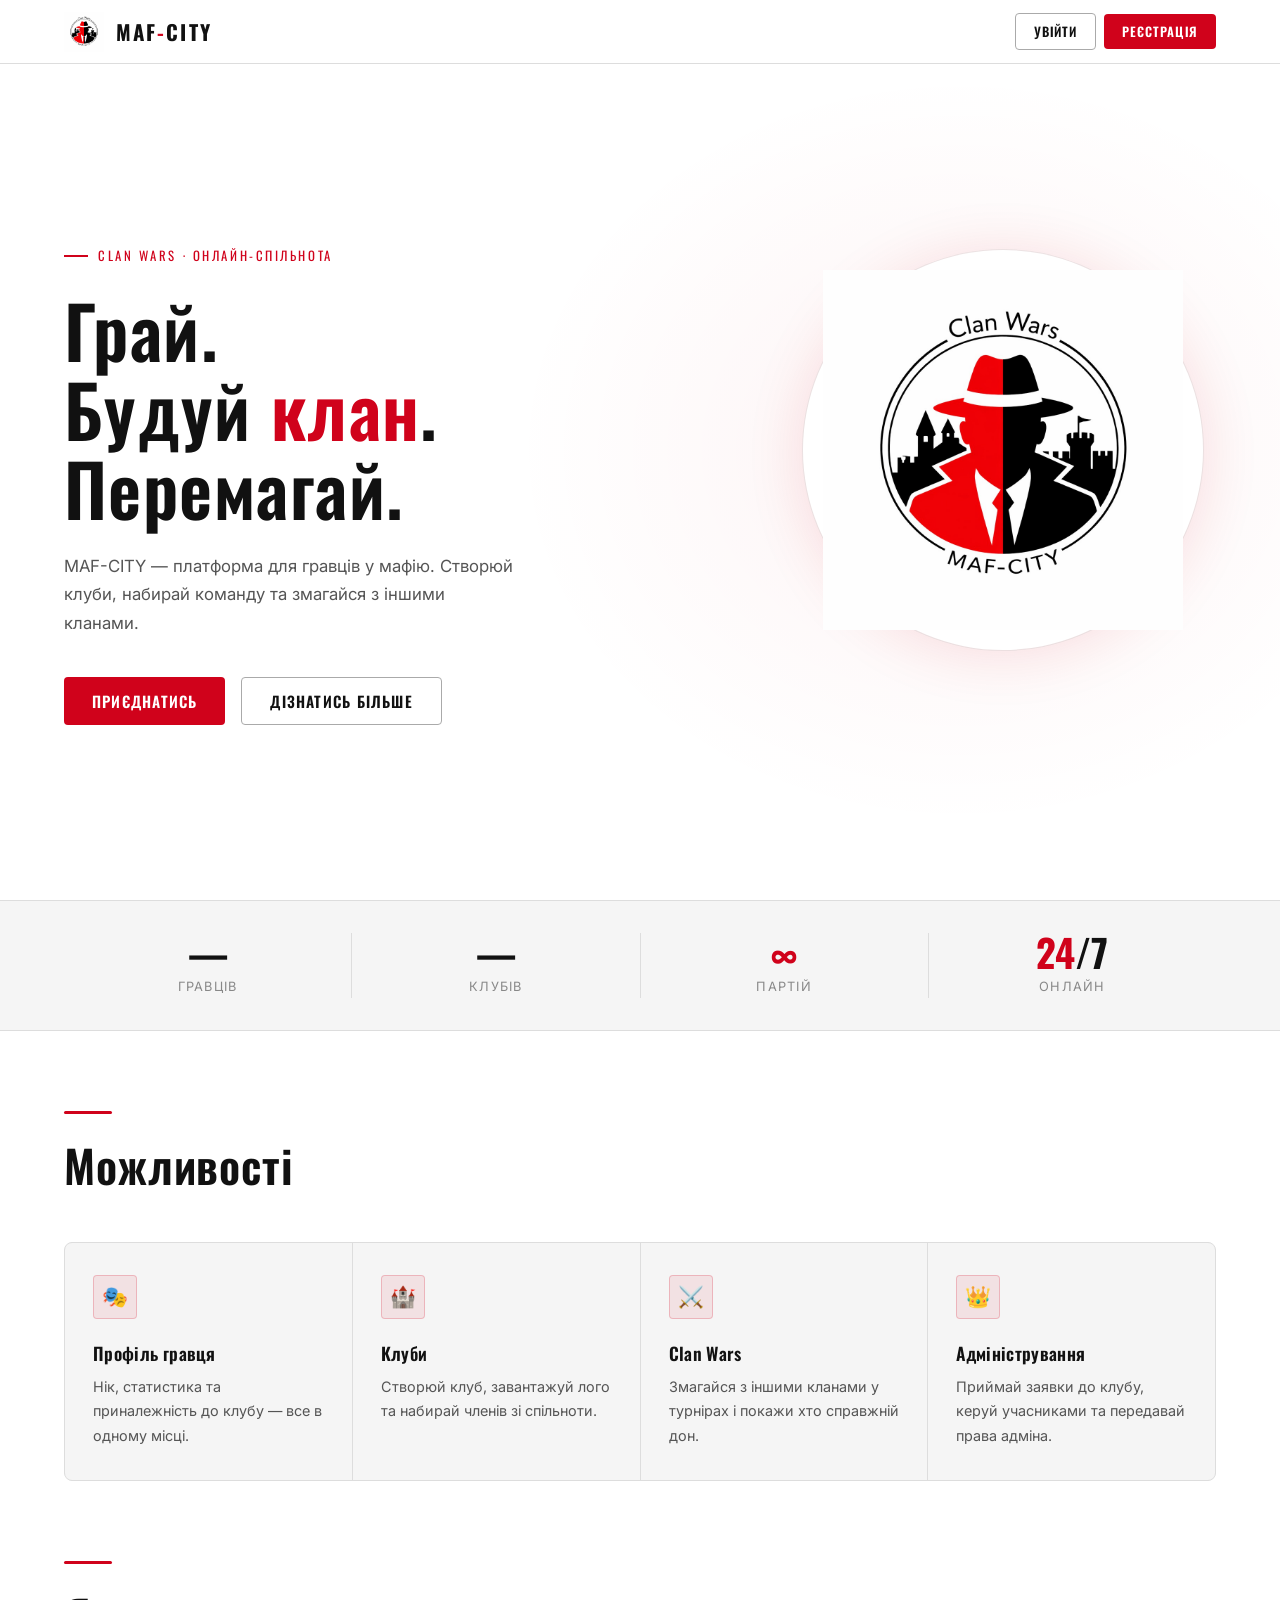
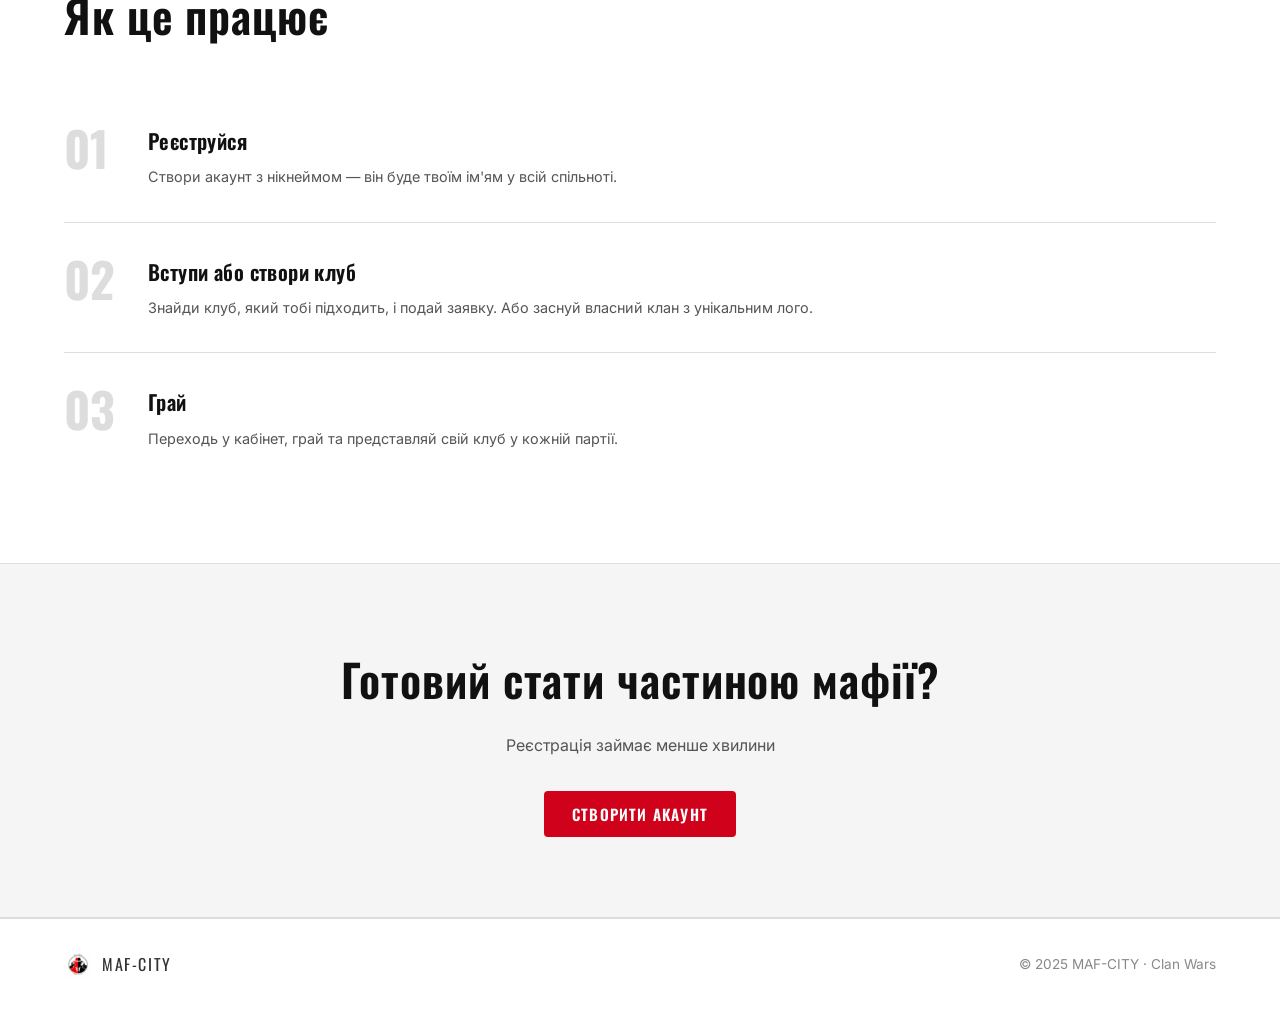
<file: index.html>
<!DOCTYPE html>
<html lang="uk">
<head>
  <meta charset="UTF-8" />
  <meta name="viewport" content="width=device-width, initial-scale=1.0" />
  <title>MAF-CITY — Clan Wars</title>
  <link rel="stylesheet" href="css/style.css" />
  <style>
    .hero {
      min-height: 100vh;
      display: flex;
      align-items: center;
      padding: 0 5%;
      padding-top: 64px;
      position: relative;
      overflow: hidden;
      background: #FFFFFF;
    }
    .hero::before {
      content: '';
      position: absolute;
      inset: 0;
      background: radial-gradient(ellipse 50% 60% at 75% 50%, rgba(208,2,27,0.05) 0%, transparent 70%);
      pointer-events: none;
    }
    .hero-content { max-width: 560px; z-index: 1; }
    .hero-eyebrow {
      display: inline-flex;
      align-items: center;
      gap: 10px;
      font-family: var(--font-display);
      font-size: 0.8rem;
      letter-spacing: 0.2em;
      text-transform: uppercase;
      color: var(--red);
      margin-bottom: 24px;
    }
    .hero-eyebrow::before {
      content: '';
      display: inline-block;
      width: 24px;
      height: 2px;
      background: var(--red);
    }
    .hero h1 { margin-bottom: 24px; color: #111111; }
    .hero h1 span { color: var(--red); }
    .hero-desc { font-size: 1.05rem; margin-bottom: 40px; max-width: 460px; color: #555; }
    .hero-actions { display: flex; gap: 16px; flex-wrap: wrap; }
    .hero-visual {
      position: absolute;
      right: 6%;
      top: 50%;
      transform: translateY(-50%);
      width: min(36vw, 400px);
      background: #FFFFFF;
      border-radius: 50%;
      padding: 20px;
      box-shadow: 0 4px 60px rgba(208,2,27,0.12), 0 0 0 1px #EEEEEE;
    }
    .hero-visual img { width: 100%; display: block; }

    .stats-bar {
      background: #F5F5F5;
      border-top: 1px solid #DDDDDD;
      border-bottom: 1px solid #DDDDDD;
      padding: 32px 5%;
      display: flex;
      gap: 0;
    }
    .stat-item {
      flex: 1;
      text-align: center;
      border-right: 1px solid #DDDDDD;
      padding: 0 24px;
    }
    .stat-item:last-child { border-right: none; }
    .stat-num {
      font-family: var(--font-display);
      font-size: 2.4rem;
      font-weight: 700;
      color: #111111;
      line-height: 1;
    }
    .stat-num span { color: var(--red); }
    .stat-label {
      font-size: 0.8rem;
      letter-spacing: 0.1em;
      text-transform: uppercase;
      color: #888888;
      margin-top: 6px;
    }

    .features-grid {
      display: grid;
      grid-template-columns: repeat(auto-fit, minmax(240px, 1fr));
      gap: 1px;
      background: #DDDDDD;
      border: 1px solid #DDDDDD;
      border-radius: var(--radius-lg);
      overflow: hidden;
    }
    .feature-card {
      background: #F5F5F5;
      padding: 32px 28px;
      transition: background 0.2s;
    }
    .feature-card:hover { background: #EEEEEE; }
    .feature-icon {
      width: 44px; height: 44px;
      background: rgba(208,2,27,0.08);
      border: 1px solid rgba(208,2,27,0.2);
      border-radius: var(--radius);
      display: flex; align-items: center; justify-content: center;
      font-size: 1.3rem;
      margin-bottom: 20px;
    }
    .feature-card h3 { margin-bottom: 8px; font-size: 1.1rem; color: #111111; }
    .feature-card p { font-size: 0.9rem; color: #555555; }

    .steps { display: flex; flex-direction: column; gap: 0; }
    .step {
      display: flex;
      gap: 24px;
      padding: 32px 0;
      border-bottom: 1px solid #DDDDDD;
    }
    .step:last-child { border-bottom: none; }
    .step-num {
      font-family: var(--font-display);
      font-size: 3rem;
      font-weight: 700;
      color: #DDDDDD;
      line-height: 1;
      min-width: 60px;
      flex-shrink: 0;
    }
    .step-content h3 { margin-bottom: 8px; color: #111111; }
    .step-content p { font-size: 0.9rem; color: #555555; }

    .cta-section {
      background: #F5F5F5;
      border-top: 1px solid #DDDDDD;
      border-bottom: 1px solid #DDDDDD;
      padding: 80px 5%;
      text-align: center;
    }
    .cta-section h2 { margin-bottom: 16px; color: #111111; }
    .cta-section p { margin-bottom: 32px; color: #555555; }

    footer {
      padding: 32px 5%;
      display: flex;
      align-items: center;
      justify-content: space-between;
      border-top: 1px solid #DDDDDD;
      color: #888888;
      font-size: 0.85rem;
    }
    .footer-logo {
      display: flex; align-items: center; gap: 10px;
      font-family: var(--font-display);
      font-size: 1rem;
      letter-spacing: 0.1em;
      color: #333333;
    }
    .footer-logo img { width: 28px; }

    .auth-tabs { display: flex; border-bottom: 1px solid #DDDDDD; margin-bottom: 24px; }
    .auth-tab {
      padding: 10px 20px;
      font-family: var(--font-display);
      font-size: 0.85rem;
      letter-spacing: 0.1em;
      text-transform: uppercase;
      color: #888888;
      background: none;
      border: none;
      border-bottom: 2px solid transparent;
      cursor: pointer;
      transition: all 0.2s;
      margin-bottom: -1px;
    }
    .auth-tab.active { color: #111111; border-bottom-color: var(--red); }

    @media (max-width: 768px) {
      .hero-visual { display: none; }
      .stats-bar { flex-wrap: wrap; gap: 16px; }
      .stat-item { border-right: none; flex: 1 1 40%; }
      footer { flex-direction: column; gap: 16px; text-align: center; }
    }
  </style>
</head>
<body>

<nav class="navbar">
  <a href="index.html" class="navbar-logo">
    <img src="assets/logo.jpg" alt="MAF-CITY logo" onerror="this.style.display='none'" />
    <span>MAF<em>-</em>CITY</span>
  </a>
  <div class="navbar-nav" id="nav-actions">
    <button class="btn btn-outline btn-sm" onclick="openModal('login')">Увійти</button>
    <button class="btn btn-primary btn-sm" onclick="openModal('register')">Реєстрація</button>
  </div>
</nav>

<section class="hero">
  <div class="hero-visual" aria-hidden="true">
    <img src="assets/logo.jpg" alt="" />
  </div>
  <div class="hero-content">
    <div class="hero-eyebrow">Clan Wars · Онлайн-спільнота</div>
    <h1>Грай.<br />Будуй <span>клан</span>.<br />Перемагай.</h1>
    <p class="hero-desc">MAF-CITY — платформа для гравців у мафію. Створюй клуби, набирай команду та змагайся з іншими кланами.</p>
    <div class="hero-actions">
      <button class="btn btn-primary" onclick="openModal('register')">Приєднатись</button>
      <button class="btn btn-outline" onclick="document.getElementById('features').scrollIntoView({behavior:'smooth'})">Дізнатись більше</button>
    </div>
  </div>
</section>

<div class="stats-bar">
  <div class="stat-item">
    <div class="stat-num" id="stat-players">—</div>
    <div class="stat-label">Гравців</div>
  </div>
  <div class="stat-item">
    <div class="stat-num" id="stat-clubs">—</div>
    <div class="stat-label">Клубів</div>
  </div>
  <div class="stat-item">
    <div class="stat-num"><span>∞</span></div>
    <div class="stat-label">Партій</div>
  </div>
  <div class="stat-item">
    <div class="stat-num"><span>24</span>/7</div>
    <div class="stat-label">Онлайн</div>
  </div>
</div>

<section class="section" id="features">
  <div class="section-title">
    <span class="accent-line"></span>
    <h2>Можливості</h2>
  </div>
  <div class="features-grid">
    <div class="feature-card">
      <div class="feature-icon">🎭</div>
      <h3>Профіль гравця</h3>
      <p>Нік, статистика та приналежність до клубу — все в одному місці.</p>
    </div>
    <div class="feature-card">
      <div class="feature-icon">🏰</div>
      <h3>Клуби</h3>
      <p>Створюй клуб, завантажуй лого та набирай членів зі спільноти.</p>
    </div>
    <div class="feature-card">
      <div class="feature-icon">⚔️</div>
      <h3>Clan Wars</h3>
      <p>Змагайся з іншими кланами у турнірах і покажи хто справжній дон.</p>
    </div>
    <div class="feature-card">
      <div class="feature-icon">👑</div>
      <h3>Адміністрування</h3>
      <p>Приймай заявки до клубу, керуй учасниками та передавай права адміна.</p>
    </div>
  </div>
</section>

<section class="section" style="padding-top:0;">
  <div class="section-title">
    <span class="accent-line"></span>
    <h2>Як це працює</h2>
  </div>
  <div class="steps">
    <div class="step">
      <div class="step-num">01</div>
      <div class="step-content">
        <h3>Реєструйся</h3>
        <p>Створи акаунт з нікнеймом — він буде твоїм ім'ям у всій спільноті.</p>
      </div>
    </div>
    <div class="step">
      <div class="step-num">02</div>
      <div class="step-content">
        <h3>Вступи або створи клуб</h3>
        <p>Знайди клуб, який тобі підходить, і подай заявку. Або заснуй власний клан з унікальним лого.</p>
      </div>
    </div>
    <div class="step">
      <div class="step-num">03</div>
      <div class="step-content">
        <h3>Грай</h3>
        <p>Переходь у кабінет, грай та представляй свій клуб у кожній партії.</p>
      </div>
    </div>
  </div>
</section>

<section class="cta-section">
  <h2>Готовий стати частиною мафії?</h2>
  <p>Реєстрація займає менше хвилини</p>
  <button class="btn btn-primary" onclick="openModal('register')">Створити акаунт</button>
</section>

<footer>
  <div class="footer-logo">
    <img src="assets/logo.jpg" alt="" onerror="this.style.display='none'" />
    MAF-CITY
  </div>
  <div>© 2025 MAF-CITY · Clan Wars</div>
</footer>

<!-- Auth Modal -->
<div class="modal-overlay" id="auth-modal">
  <div class="modal">
    <button class="modal-close" onclick="closeModal()">&times;</button>
    <div class="auth-tabs">
      <button class="auth-tab active" id="tab-login" onclick="switchTab('login')">Увійти</button>
      <button class="auth-tab" id="tab-register" onclick="switchTab('register')">Реєстрація</button>
    </div>
    <div id="form-login">
      <div style="display:flex;flex-direction:column;gap:16px;">
        <div class="input-group">
          <label>Email</label>
          <input type="email" id="login-email" placeholder="твій@email.com" />
        </div>
        <div class="input-group">
          <label>Пароль</label>
          <input type="password" id="login-password" placeholder="••••••••" />
        </div>
        <button class="btn btn-primary btn-full mt-8" onclick="handleLogin()">Увійти</button>
      </div>
    </div>
    <div id="form-register" class="hidden">
      <div style="display:flex;flex-direction:column;gap:16px;">
        <div class="input-group">
          <label>Нікнейм</label>
          <input type="text" id="reg-username" placeholder="МафіозоДон2025" />
        </div>
        <div class="input-group">
          <label>Email</label>
          <input type="email" id="reg-email" placeholder="твій@email.com" />
        </div>
        <div class="input-group">
          <label>Пароль</label>
          <input type="password" id="reg-password" placeholder="мін. 6 символів" />
        </div>
        <button class="btn btn-primary btn-full mt-8" onclick="handleRegister()">Зареєструватись</button>
      </div>
    </div>
  </div>
</div>

<div id="toast-container"></div>

<script type="module">
import { supabase, toast } from './js/supabase.js';

async function checkAuth() {
  const { data: { user } } = await supabase.auth.getUser();
  if (user) {
    document.getElementById('nav-actions').innerHTML = `
      <a href="cabinet.html" class="btn btn-primary btn-sm">Мій кабінет</a>
    `;
  }
  loadStats();
}

async function loadStats() {
  const { count: players } = await supabase.from('profiles').select('*', { count: 'exact', head: true });
  const { count: clubs } = await supabase.from('clubs').select('*', { count: 'exact', head: true });
  document.getElementById('stat-players').textContent = players ?? 0;
  document.getElementById('stat-clubs').textContent = clubs ?? 0;
}

window.openModal = (tab = 'login') => {
  document.getElementById('auth-modal').classList.add('active');
  switchTab(tab);
};
window.closeModal = () => document.getElementById('auth-modal').classList.remove('active');
window.switchTab = (tab) => {
  document.getElementById('form-login').classList.toggle('hidden', tab !== 'login');
  document.getElementById('form-register').classList.toggle('hidden', tab !== 'register');
  document.getElementById('tab-login').classList.toggle('active', tab === 'login');
  document.getElementById('tab-register').classList.toggle('active', tab === 'register');
};

window.handleLogin = async () => {
  const email = document.getElementById('login-email').value.trim();
  const password = document.getElementById('login-password').value;
  if (!email || !password) return toast('Заповни всі поля', 'error');
  const { error } = await supabase.auth.signInWithPassword({ email, password });
  if (error) return toast('Помилка входу: ' + error.message, 'error');
  toast('Вхід успішний!', 'success');
  setTimeout(() => window.location.href = 'cabinet.html', 800);
};

window.handleRegister = async () => {
  const username = document.getElementById('reg-username').value.trim();
  const email = document.getElementById('reg-email').value.trim();
  const password = document.getElementById('reg-password').value;
  if (!username || !email || !password) return toast('Заповни всі поля', 'error');
  if (password.length < 6) return toast('Пароль мінімум 6 символів', 'error');
  const { data: existing } = await supabase.from('profiles').select('id').eq('username', username).single();
  if (existing) return toast('Цей нік вже зайнятий', 'error');
  const { data, error } = await supabase.auth.signUp({ email, password });
  if (error) return toast('Помилка: ' + error.message, 'error');
  await supabase.from('profiles').insert({ id: data.user.id, username });
  toast('Акаунт створено!', 'success');
  setTimeout(() => window.location.href = 'cabinet.html', 1200);
};

document.getElementById('auth-modal').addEventListener('click', (e) => {
  if (e.target === e.currentTarget) closeModal();
});

checkAuth();
</script>
</body>
</html>
</file>
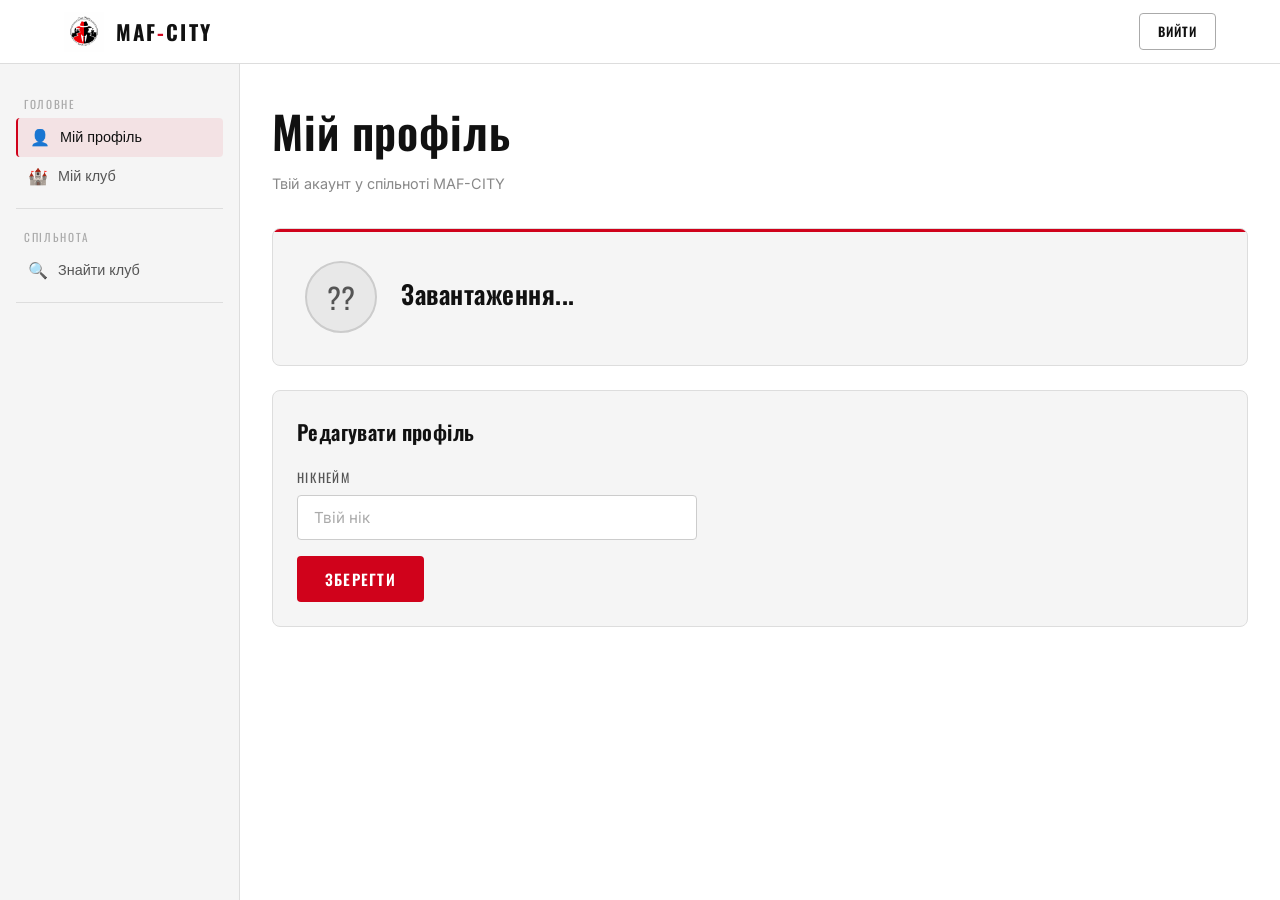
<file: cabinet.html>
<!DOCTYPE html>
<html lang="uk">
<head>
  <meta charset="UTF-8" />
  <meta name="viewport" content="width=device-width, initial-scale=1.0" />
  <title>Кабінет — MAF-CITY</title>
  <link rel="stylesheet" href="css/style.css" />
  <style>
    body { padding-top: 64px; background: #FFFFFF; }
    .cabinet-layout { display: grid; grid-template-columns: 240px 1fr; min-height: calc(100vh - 64px); }
    .sidebar { background: #F5F5F5; border-right: 1px solid #DDDDDD; padding: 24px 0; position: sticky; top: 64px; height: calc(100vh - 64px); overflow-y: auto; }
    .sidebar-section { padding: 0 16px; margin-bottom: 8px; }
    .sidebar-label { font-family: var(--font-display); font-size: 0.7rem; letter-spacing: 0.15em; text-transform: uppercase; color: #AAAAAA; padding: 8px 8px 4px; }
    .sidebar-item { display: flex; align-items: center; gap: 10px; padding: 10px 12px; border-radius: var(--radius); color: #555555; font-size: 0.9rem; cursor: pointer; transition: all 0.15s; border: none; background: none; width: 100%; text-align: left; }
    .sidebar-item:hover { background: #EEEEEE; color: #111111; }
    .sidebar-item.active { background: rgba(208,2,27,0.08); color: #111111; border-left: 2px solid var(--red); }
    .sidebar-item .icon { font-size: 1rem; width: 20px; text-align: center; flex-shrink: 0; }
    .sidebar-divider { border: none; border-top: 1px solid #DDDDDD; margin: 12px 16px; }
    .cabinet-main { padding: 32px; background: #FFFFFF; }
    .tab-panel { display: none; }
    .tab-panel.active { display: block; }
    .page-header { display: flex; align-items: flex-start; justify-content: space-between; margin-bottom: 32px; flex-wrap: wrap; gap: 16px; }
    .page-header h2 { margin-bottom: 4px; color: #111111; }
    .page-header p { font-size: 0.9rem; color: #888888; }
    .profile-hero { background: #F5F5F5; border: 1px solid #DDDDDD; border-radius: var(--radius-lg); padding: 32px; display: flex; align-items: center; gap: 24px; margin-bottom: 24px; position: relative; overflow: hidden; }
    .profile-hero::before { content: ''; position: absolute; top: 0; left: 0; right: 0; height: 3px; background: var(--red); }
    .profile-info h3 { font-size: 1.6rem; margin-bottom: 6px; color: #111111; }
    .profile-meta { display: flex; align-items: center; gap: 10px; flex-wrap: wrap; margin-top: 8px; }
    .club-hero { background: #F5F5F5; border: 1px solid #DDDDDD; border-radius: var(--radius-lg); padding: 28px; display: flex; align-items: center; gap: 20px; margin-bottom: 24px; }
    .club-logo { width: 72px; height: 72px; border-radius: var(--radius-lg); background: #EEEEEE; border: 2px solid #DDDDDD; display: flex; align-items: center; justify-content: center; font-size: 1.8rem; flex-shrink: 0; overflow: hidden; }
    .club-logo img { width: 100%; height: 100%; object-fit: cover; }
    .request-item { display: flex; align-items: center; justify-content: space-between; padding: 14px 18px; background: #F5F5F5; border: 1px solid #DDDDDD; border-radius: var(--radius); margin-bottom: 8px; gap: 12px; }
    .request-actions { display: flex; gap: 8px; flex-shrink: 0; }
    .member-item { display: flex; align-items: center; justify-content: space-between; padding: 12px 18px; background: #F5F5F5; border: 1px solid #DDDDDD; border-radius: var(--radius); margin-bottom: 8px; }
    .member-left { display: flex; align-items: center; gap: 12px; }
    .member-actions { display: flex; gap: 8px; align-items: center; }
    .clubs-grid { display: grid; grid-template-columns: repeat(auto-fill, minmax(260px, 1fr)); gap: 16px; }
    .club-card { background: #F5F5F5; border: 1px solid #DDDDDD; border-radius: var(--radius-lg); padding: 20px; transition: border-color 0.2s, box-shadow 0.2s; }
    .club-card:hover { border-color: #AAAAAA; box-shadow: 0 2px 12px rgba(0,0,0,0.06); }
    .club-card-header { display: flex; align-items: center; gap: 14px; margin-bottom: 14px; }
    .club-card-logo { width: 48px; height: 48px; border-radius: var(--radius); background: #EEEEEE; overflow: hidden; display: flex; align-items: center; justify-content: center; font-size: 1.2rem; flex-shrink: 0; }
    .club-card-logo img { width: 100%; height: 100%; object-fit: cover; }
    .club-card h3 { font-size: 1rem; margin-bottom: 2px; color: #111111; }
    .club-card-meta { font-size: 0.8rem; color: #888888; }
    .club-card-footer { display: flex; align-items: center; justify-content: space-between; margin-top: 14px; flex-wrap: wrap; gap: 8px; }
    .empty-state { text-align: center; padding: 60px 20px; color: #AAAAAA; }
    .empty-state .icon { font-size: 3rem; margin-bottom: 16px; }
    .empty-state h3 { color: #555555; margin-bottom: 8px; }
    .danger-zone { border: 1px solid rgba(208,2,27,0.25); border-radius: var(--radius-lg); padding: 24px; margin-top: 24px; background: rgba(208,2,27,0.03); }
    .danger-zone h3 { color: var(--red); margin-bottom: 8px; font-size: 1rem; }
    .badge-owner { background: rgba(208,2,27,0.1); color: var(--red); border: 1px solid rgba(208,2,27,0.3); }
    .badge-moderator { background: rgba(255,140,0,0.1); color: #E07800; border: 1px solid rgba(255,140,0,0.3); }
    .badge-site-admin { background: #111; color: #fff; }
    select { background: #FFF; border: 1.5px solid #CCCCCC; border-radius: var(--radius); padding: 8px 12px; color: #111; font-size: 0.9rem; outline: none; }
    @media (max-width: 900px) {
      .cabinet-layout { grid-template-columns: 1fr; }
      .sidebar { position: static; height: auto; display: flex; overflow-x: auto; padding: 8px 0; border-right: none; border-bottom: 1px solid #DDDDDD; }
      .sidebar-section { display: flex; gap: 4px; padding: 0 8px; }
      .sidebar-label { display: none; }
      .sidebar-divider { display: none; }
      .cabinet-main { padding: 20px 16px; }
    }
  </style>
</head>
<body>

<nav class="navbar">
  <a href="index.html" class="navbar-logo">
    <img src="assets/logo.jpg" alt="MAF-CITY" onerror="this.style.display='none'" />
    <span>MAF<em>-</em>CITY</span>
  </a>
  <div class="navbar-nav">
    <span id="nav-username" style="font-family:var(--font-display);font-size:0.85rem;color:#555;letter-spacing:0.05em;"></span>
    <button class="btn btn-outline btn-sm" onclick="handleSignOut()">Вийти</button>
  </div>
</nav>

<div class="cabinet-layout">
  <aside class="sidebar">
    <div class="sidebar-section">
      <div class="sidebar-label">Головне</div>
      <button class="sidebar-item active" onclick="showTab('profile')"><span class="icon">👤</span> Мій профіль</button>
      <button class="sidebar-item" onclick="showTab('my-club')"><span class="icon">🏰</span> Мій клуб</button>
    </div>
    <hr class="sidebar-divider" />
    <div class="sidebar-section">
      <div class="sidebar-label">Спільнота</div>
      <button class="sidebar-item" onclick="showTab('clubs')"><span class="icon">🔍</span> Знайти клуб</button>
      <button class="sidebar-item" id="btn-club-members-nav" onclick="showTab('club-members')" style="display:none;"><span class="icon">👥</span> Мій клуб — склад</button>
    </div>
    <hr class="sidebar-divider" />
    <div class="sidebar-section" id="club-admin-section" style="display:none;">
      <div class="sidebar-label">Адмін клубу</div>
      <button class="sidebar-item" onclick="showTab('requests')">
        <span class="icon">📬</span> Заявки
        <span class="badge badge-red" id="requests-badge" style="margin-left:auto;display:none;"></span>
      </button>
      <button class="sidebar-item" id="btn-members" onclick="showTab('members')"><span class="icon">👥</span> Учасники</button>
      <button class="sidebar-item" id="btn-club-settings" onclick="showTab('club-settings')" style="display:none;"><span class="icon">⚙️</span> Налаштування</button>
    </div>
    <hr class="sidebar-divider" id="site-admin-divider" style="display:none;" />
    <div class="sidebar-section" id="site-admin-section" style="display:none;">
      <div class="sidebar-label">Адмін сайту</div>
      <button class="sidebar-item" onclick="showTab('site-requests')">
        <span class="icon">🏗️</span> Заявки на клуби
        <span class="badge badge-red" id="site-requests-badge" style="margin-left:auto;display:none;"></span>
      </button>
      <button class="sidebar-item" onclick="showTab('all-clubs')"><span class="icon">📋</span> Всі клуби</button>
      <button class="sidebar-item" onclick="showTab('all-players')"><span class="icon">👥</span> Всі гравці</button>
    </div>
  </aside>

  <main class="cabinet-main">

    <!-- PROFILE -->
    <div class="tab-panel active" id="tab-profile">
      <div class="page-header">
        <div><h2>Мій профіль</h2><p>Твій акаунт у спільноті MAF-CITY</p></div>
      </div>
      <div class="profile-hero">
        <div class="avatar avatar-lg" id="profile-avatar">??</div>
        <div class="profile-info">
          <h3 id="profile-username">Завантаження...</h3>
          <div class="profile-meta">
            <span class="badge" id="profile-site-role-badge" style="display:none;"></span>
            <span class="badge badge-red" id="profile-club-badge" style="display:none;"></span>
            <span class="badge" id="profile-club-role-badge" style="display:none;"></span>
            <span class="text-sm" style="color:#888;" id="profile-email"></span>
          </div>
        </div>
      </div>
      <div class="card">
        <h3 style="margin-bottom:20px;">Редагувати профіль</h3>
        <div style="display:flex;flex-direction:column;gap:16px;max-width:400px;">
          <div class="input-group">
            <label>Нікнейм</label>
            <input type="text" id="edit-username" placeholder="Твій нік" />
          </div>
          <button class="btn btn-primary" style="align-self:flex-start;" onclick="updateProfile()">Зберегти</button>
        </div>
      </div>
    </div>

    <!-- MY CLUB -->
    <div class="tab-panel" id="tab-my-club">
      <div class="page-header">
        <div><h2>Мій клуб</h2><p>Інформація про клуб до якого ти належиш</p></div>
      </div>
      <div id="no-club-state">
        <div class="empty-state">
          <div class="icon">🏰</div>
          <h3>Ти ще не в жодному клубі</h3>
          <p style="margin-bottom:24px;">Знайди клуб і подай заявку, або подай заявку на створення власного</p>
          <div style="display:flex;gap:12px;justify-content:center;flex-wrap:wrap;">
            <button class="btn btn-outline" onclick="showTab('clubs')">Знайти клуб</button>
            <button class="btn btn-primary" id="btn-request-club" onclick="openRequestClubModal()">Подати заявку на клуб</button>
          </div>
        </div>
      </div>
      <div id="has-club-state" style="display:none;">
        <div class="club-hero">
          <div class="club-logo" id="my-club-logo">🏰</div>
          <div>
            <h3 id="my-club-name" style="font-size:1.4rem;margin-bottom:6px;color:#111;"></h3>
            <p id="my-club-desc" style="font-size:0.9rem;color:#555;margin-bottom:8px;"></p>
            <div style="display:flex;gap:8px;flex-wrap:wrap;align-items:center;">
              <span class="badge" id="my-club-role-badge"></span>
              <span class="badge badge-gray" id="my-club-members-count"></span>
              <button class="btn btn-outline btn-sm" onclick="showTab('club-members')">👥 Учасники</button>
            </div>
          </div>
        </div>
        <div class="danger-zone" id="leave-club-zone" style="display:none;">
          <h3>⚠️ Покинути клуб</h3>
          <p class="text-sm" style="color:#888;margin-bottom:16px;">Введи свій нік для підтвердження</p>
          <div style="display:flex;gap:12px;align-items:center;flex-wrap:wrap;">
            <input type="text" id="leave-confirm-input" placeholder="Твій нік..." style="background:#fff;border:1.5px solid #CCCCCC;border-radius:var(--radius);padding:10px 14px;color:#111;font-size:0.9rem;outline:none;flex:1;min-width:180px;" />
            <button class="btn btn-danger btn-sm" onclick="confirmLeaveClub()">Покинути клуб</button>
          </div>
        </div>
        <div id="pending-notice" style="display:none;" class="card">
          <p>⏳ Твоя заявка до клубу <strong id="pending-club-name"></strong> очікує розгляду.</p>
          <button class="btn btn-outline btn-sm mt-16" onclick="cancelRequest()">Скасувати заявку</button>
        </div>
        <div id="creation-pending-notice" style="display:none;" class="card">
          <p>⏳ Твоя заявка на створення клубу <strong id="creation-pending-name"></strong> очікує схвалення адміністратора сайту.</p>
          <button class="btn btn-outline btn-sm mt-16" onclick="cancelCreationRequest()">Скасувати заявку</button>
        </div>
      </div>
    </div>

    <!-- CLUBS EXPLORE -->
    <div class="tab-panel" id="tab-clubs">
      <div class="page-header">
        <div><h2>Знайти клуб</h2><p>Переглянь усі клуби спільноти</p></div>
        <button class="btn btn-primary" onclick="openRequestClubModal()">+ Створити клуб</button>
      </div>
      <div style="margin-bottom:20px;">
        <input type="text" id="club-search" placeholder="Пошук клубу..."
          style="background:#F5F5F5;border:1.5px solid #DDDDDD;border-radius:var(--radius);padding:10px 16px;color:#111;font-size:0.95rem;outline:none;width:100%;max-width:360px;"
          oninput="filterClubs()" />
      </div>
      <div class="clubs-grid" id="clubs-grid"></div>
    </div>

    <!-- REQUESTS (club admin/moderator) -->
    <div class="tab-panel" id="tab-requests">
      <div class="page-header">
        <div><h2>Заявки до клубу</h2><p>Розгляд заявок на вступ</p></div>
      </div>
      <div id="requests-list">
        <div class="empty-state"><div class="icon">📬</div><h3>Немає нових заявок</h3></div>
      </div>
    </div>

    <!-- MEMBERS (club admin) -->
    <div class="tab-panel" id="tab-members">
      <div class="page-header">
        <div><h2>Учасники клубу</h2><p>Всі члени твого клубу</p></div>
      </div>
      <div id="members-list"></div>
    </div>

    <!-- CLUB SETTINGS (owner only) -->
    <div class="tab-panel" id="tab-club-settings">
      <div class="page-header">
        <div><h2>Налаштування клубу</h2><p>Редагуй інформацію клубу</p></div>
      </div>
      <div class="card" style="max-width:480px;">
        <h3 style="margin-bottom:20px;">Основне</h3>
        <div style="display:flex;flex-direction:column;gap:16px;">
          <div style="display:flex;align-items:center;gap:16px;">
            <div class="logo-preview" id="settings-logo-preview" onclick="document.getElementById('settings-logo-input').click()"><span>📷</span></div>
            <div>
              <p class="text-sm" style="margin-bottom:6px;color:#555;">Лого клубу</p>
              <button class="btn btn-ghost btn-sm" onclick="document.getElementById('settings-logo-input').click()">Змінити</button>
              <input type="file" id="settings-logo-input" accept="image/*" style="display:none" onchange="previewSettingsLogo(event)" />
            </div>
          </div>
          <div class="input-group">
            <label>Назва клубу</label>
            <input type="text" id="settings-club-name" placeholder="Назва клубу" />
          </div>
          <div class="input-group">
            <label>Опис клубу</label>
            <textarea id="settings-club-desc" placeholder="Розкажи про свій клуб..." style="height:80px;resize:vertical;"></textarea>
          </div>
          <button class="btn btn-primary" style="align-self:flex-start;" onclick="saveClubSettings()">Зберегти зміни</button>
        </div>
      </div>
      <div class="danger-zone">
        <h3>⚠️ Передати права власника</h3>
        <p class="text-sm" style="color:#888;margin-bottom:16px;">Вибери учасника якому передати повне адміністрування клубу.</p>
        <div style="display:flex;gap:12px;align-items:center;flex-wrap:wrap;">
          <select id="transfer-select"><option value="">— Вибери учасника —</option></select>
          <button class="btn btn-danger btn-sm" onclick="transferOwner()">Передати</button>
        </div>
      </div>
    </div>

    <!-- SITE ADMIN: Club creation requests -->
    <div class="tab-panel" id="tab-site-requests">
      <div class="page-header">
        <div><h2>Заявки на створення клубів</h2><p>Схвалюй або відхиляй заявки гравців</p></div>
      </div>
      <div id="site-requests-list">
        <div class="empty-state"><div class="icon">🏗️</div><h3>Немає нових заявок</h3></div>
      </div>
    </div>

    <!-- CLUB MEMBERS (visible to all club members) -->
    <div class="tab-panel" id="tab-club-members">
      <div class="page-header">
        <div><h2 id="club-members-title">Учасники клубу</h2><p id="club-members-sub"></p></div>
      </div>
      <div id="club-members-list"></div>
    </div>

    <!-- SITE ADMIN: All clubs -->
    <div class="tab-panel" id="tab-all-clubs">
      <div class="page-header">
        <div><h2>Всі клуби</h2><p>Керування всіма клубами сайту</p></div>
      </div>
      <div id="all-clubs-list"></div>
    </div>

    <!-- SITE ADMIN: All players -->
    <div class="tab-panel" id="tab-all-players">
      <div class="page-header">
        <div><h2>Всі гравці</h2><p>Список всіх зареєстрованих гравців</p></div>
      </div>
      <div style="margin-bottom:16px;">
        <input type="text" id="players-search" placeholder="Пошук гравця..."
          style="background:#F5F5F5;border:1.5px solid #DDDDDD;border-radius:var(--radius);padding:10px 16px;color:#111;font-size:0.95rem;outline:none;width:100%;max-width:360px;"
          oninput="filterPlayers()" />
      </div>
      <div id="all-players-list"></div>
    </div>

  </main>
</div>

<!-- Request Club Modal -->
<div class="modal-overlay" id="request-club-modal">
  <div class="modal">
    <button class="modal-close" onclick="closeRequestClubModal()">&times;</button>
    <div class="modal-title">Заявка на створення клубу</div>
    <p style="color:#555;margin-bottom:20px;font-size:0.9rem;">Адміністратор сайту розгляне твою заявку і створить клуб.</p>
    <div style="display:flex;flex-direction:column;gap:16px;">
      <div style="display:flex;align-items:center;gap:16px;">
        <div class="logo-preview" id="req-logo-preview" onclick="document.getElementById('req-logo-input').click()"><span style="font-size:1.5rem;">🏰</span></div>
        <div>
          <p class="text-sm" style="margin-bottom:6px;color:#555;">Лого клубу (необов'язково)</p>
          <button class="btn btn-ghost btn-sm" onclick="document.getElementById('req-logo-input').click()">Завантажити</button>
          <input type="file" id="req-logo-input" accept="image/*" style="display:none" onchange="previewReqLogo(event)" />
        </div>
      </div>
      <div class="input-group">
        <label>Назва клубу</label>
        <input type="text" id="req-club-name" placeholder="Назва твого клубу" />
      </div>
      <button class="btn btn-primary btn-full" onclick="submitClubRequest()">Надіслати заявку</button>
    </div>
  </div>
</div>

<!-- Confirm Modal -->
<div class="modal-overlay" id="confirm-modal">
  <div class="modal" style="max-width:380px;">
    <div class="modal-title" id="confirm-title">Підтвердження</div>
    <p id="confirm-text" style="margin-bottom:24px;color:#555;"></p>
    <div style="display:flex;gap:12px;">
      <button class="btn btn-danger" style="flex:1;" id="confirm-ok">Підтвердити</button>
      <button class="btn btn-ghost" style="flex:1;" onclick="closeConfirm()">Скасувати</button>
    </div>
  </div>
</div>

<div id="toast-container"></div>

<script type="module">
import { supabase, toast, requireAuth, initials, uploadLogo } from './js/supabase.js';

let currentUser = null;
let currentProfile = null;
let myClub = null;
let myClubRole = null; // 'owner','moderator','member' or null
let allClubs = [];
let reqLogoFile = null;
let settingsLogoFile = null;

// ── Init ──────────────────────────────────────────────────────────────
async function init() {
  currentUser = await requireAuth();
  if (!currentUser) return;
  document.getElementById('profile-email').textContent = currentUser.email;
  await loadProfile();
  await loadClubs();
}

// ── Load profile ──────────────────────────────────────────────────────
async function loadProfile() {
  const { data, error } = await supabase
    .from('profiles')
    .select('*, clubs!profiles_club_id_fkey(id, name, logo_url, admin_id, description)')
    .eq('id', currentUser.id)
    .maybeSingle();

  if (error) return toast('Помилка: ' + error.message, 'error');
  if (!data) {
    const { error: e2 } = await supabase.from('profiles').insert({ id: currentUser.id, username: currentUser.email.split('@')[0] });
    if (!e2) return loadProfile();
    return toast('Не вдалось створити профіль', 'error');
  }

  currentProfile = data;
  myClub = data.clubs || null;

  // Get club role
  myClubRole = null;
  if (myClub) {
    const { data: cm } = await supabase.from('club_members')
      .select('role').eq('club_id', myClub.id).eq('player_id', currentUser.id).maybeSingle();
    myClubRole = cm?.role || null;
  }

  // Navbar
  const clubTag = myClub ? ` [${myClub.name}]` : '';
  document.getElementById('nav-username').textContent = data.username + clubTag;

  // Profile tab
  document.getElementById('profile-avatar').textContent = initials(data.username);
  document.getElementById('profile-username').textContent = data.username;
  document.getElementById('edit-username').value = data.username;

  // Site role badge
  if (data.site_role === 'site_admin') {
    const b = document.getElementById('profile-site-role-badge');
    b.textContent = '⭐ Адмін сайту'; b.className = 'badge badge-site-admin'; b.style.display = 'inline-flex';
  }

  // Club badge
  if (myClub) {
    const cb = document.getElementById('profile-club-badge');
    cb.textContent = myClub.name; cb.style.display = 'inline-flex';
    const rb = document.getElementById('profile-club-role-badge');
    const roleLabels = { owner: '👑 Власник', moderator: '🛡️ Модератор', member: 'Учасник' };
    rb.textContent = roleLabels[myClubRole] || 'Учасник';
    rb.className = 'badge ' + (myClubRole === 'owner' ? 'badge-owner' : myClubRole === 'moderator' ? 'badge-moderator' : 'badge-gray');
    rb.style.display = 'inline-flex';
  }

  // Sidebar visibility
  const isOwner = myClubRole === 'owner';
  const isMod = myClubRole === 'moderator';
  const isSiteAdmin = data.site_role === 'site_admin';

  if (isOwner || isMod) {
    document.getElementById('club-admin-section').style.display = 'block';
    if (isOwner) document.getElementById('btn-club-settings').style.display = 'flex';
    await loadRequests();
    if (isOwner) { await loadMembers(); setupClubSettings(); }
    else await loadMembersReadonly();
  }

  if (isSiteAdmin) {
    document.getElementById('site-admin-section').style.display = 'block';
    document.getElementById('site-admin-divider').style.display = 'block';
    await loadSiteRequests();
    await loadAllClubs();
    await loadAllPlayers();
  }

  await renderMyClubTab();
}

// ── My Club tab ───────────────────────────────────────────────────────
async function renderMyClubTab() {
  const noClub = document.getElementById('no-club-state');
  const hasClub = document.getElementById('has-club-state');

  // Check pending join request
  const { data: pendingJoin } = await supabase.from('club_requests')
    .select('*, clubs(name)').eq('player_id', currentUser.id).eq('status', 'pending').maybeSingle();

  // Check pending creation request
  const { data: pendingCreate } = await supabase.from('club_creation_requests')
    .select('*').eq('player_id', currentUser.id).eq('status', 'pending').maybeSingle();

  if (myClub && myClubRole) {
    noClub.style.display = 'none'; hasClub.style.display = 'block';
    document.getElementById('my-club-name').textContent = myClub.name;
    document.getElementById('my-club-desc').textContent = myClub.description || '';
    const logoEl = document.getElementById('my-club-logo');
    if (myClub.logo_url) logoEl.innerHTML = `<img src="${myClub.logo_url}" alt="${myClub.name}" />`;
    const roleLabels = { owner: '👑 Власник', moderator: '🛡️ Модератор', member: 'Учасник' };
    const rb = document.getElementById('my-club-role-badge');
    rb.textContent = roleLabels[myClubRole] || 'Учасник';
    rb.className = 'badge ' + (myClubRole === 'owner' ? 'badge-owner' : myClubRole === 'moderator' ? 'badge-moderator' : 'badge-gray');
    const { count } = await supabase.from('club_members').select('*', { count: 'exact', head: true }).eq('club_id', myClub.id);
    document.getElementById('my-club-members-count').textContent = `${count} учасників`;
    // Show leave button only for non-owners
    if (myClubRole !== 'owner') {
      document.getElementById('leave-club-zone').style.display = 'block';
    }
    // Show club members nav for all club members
    const navBtn = document.getElementById('btn-club-members-nav');
    if (navBtn) navBtn.style.display = 'flex';
  } else if (pendingJoin) {
    noClub.style.display = 'none'; hasClub.style.display = 'block';
    document.getElementById('pending-notice').style.display = 'block';
    document.getElementById('pending-club-name').textContent = pendingJoin.clubs?.name;
  } else if (pendingCreate) {
    noClub.style.display = 'none'; hasClub.style.display = 'block';
    document.getElementById('creation-pending-notice').style.display = 'block';
    document.getElementById('creation-pending-name').textContent = pendingCreate.club_name;
  } else {
    noClub.style.display = 'block'; hasClub.style.display = 'none';
  }
}

// ── Clubs grid ────────────────────────────────────────────────────────
let clubMemberCounts = {};

async function loadClubs() {
  const { data } = await supabase.from('clubs').select('*').order('created_at', { ascending: false });
  allClubs = data || [];
  // Load member counts for all clubs
  const { data: counts } = await supabase.from('club_members').select('club_id');
  clubMemberCounts = {};
  (counts || []).forEach(r => { clubMemberCounts[r.club_id] = (clubMemberCounts[r.club_id] || 0) + 1; });
  renderClubsGrid(allClubs);
}

function renderClubsGrid(clubs) {
  const grid = document.getElementById('clubs-grid');
  if (!clubs.length) {
    grid.innerHTML = `<div class="empty-state" style="grid-column:1/-1;"><div class="icon">🏰</div><h3>Клубів поки немає</h3></div>`;
    return;
  }
  grid.innerHTML = clubs.map(club => {
    const isMyClub = currentProfile?.club_id === club.id;
    const logoHtml = club.logo_url ? `<img src="${club.logo_url}" />` : `<span>🏰</span>`;
    let actionBtn = '';
    if (isMyClub) actionBtn = `<span class="badge badge-green">Мій клуб</span>`;
    else if (!currentProfile?.club_id) actionBtn = `<button class="btn btn-outline btn-sm" onclick="applyToClub('${club.id}','${club.name}')">Вступити</button>`;
    else actionBtn = `<span class="badge badge-gray">В іншому клубі</span>`;
    const memberCount = clubMemberCounts[club.id] || 0;
    return `<div class="club-card">
      <div class="club-card-header">
        <div class="club-card-logo">${logoHtml}</div>
        <div><h3>${club.name}</h3><div class="club-card-meta">${club.description || 'Без опису'}</div></div>
      </div>
      <hr class="divider" style="margin:12px 0;" />
      <div class="club-card-footer">
        <span class="text-sm" style="color:#888;">👥 ${memberCount} учасників</span>
        ${actionBtn}
      </div>
    </div>`;
  }).join('');
}

window.filterClubs = () => {
  const q = document.getElementById('club-search').value.toLowerCase();
  renderClubsGrid(allClubs.filter(c => c.name.toLowerCase().includes(q)));
};

// ── Apply to club ─────────────────────────────────────────────────────
window.applyToClub = async (clubId, clubName) => {
  showConfirm(`Вступити до «${clubName}»?`, 'Адміністратор або модератор клубу розгляне заявку.', async () => {
    const { error } = await supabase.from('club_requests').insert({ club_id: clubId, player_id: currentUser.id });
    if (error) return toast('Помилка: ' + error.message, 'error');
    toast('Заявку подано!', 'success');
    await loadProfile(); await loadClubs();
  });
};

window.cancelRequest = async () => {
  await supabase.from('club_requests').delete().eq('player_id', currentUser.id).eq('status', 'pending');
  toast('Заявку скасовано', 'info'); await loadProfile();
};

// ── Request club creation ─────────────────────────────────────────────
window.openRequestClubModal = () => document.getElementById('request-club-modal').classList.add('active');
window.closeRequestClubModal = () => document.getElementById('request-club-modal').classList.remove('active');

window.previewReqLogo = (e) => {
  const file = e.target.files[0]; if (!file) return;
  reqLogoFile = file;
  document.getElementById('req-logo-preview').innerHTML = `<img src="${URL.createObjectURL(file)}" />`;
};

window.submitClubRequest = async () => {
  const name = document.getElementById('req-club-name').value.trim();
  if (!name) return toast('Введи назву клубу', 'error');

  let logo_url = null;
  if (reqLogoFile) {
    try { logo_url = await uploadLogo(reqLogoFile, `clubs/req_${Date.now()}_${reqLogoFile.name}`); }
    catch (e) { return toast('Помилка завантаження лого', 'error'); }
  }

  const { error } = await supabase.from('club_creation_requests').insert({
    player_id: currentUser.id, club_name: name, club_logo_url: logo_url
  });
  if (error) return toast('Помилка: ' + error.message, 'error');
  toast('Заявку надіслано! Очікуй схвалення.', 'success');
  closeRequestClubModal();
  reqLogoFile = null;
  document.getElementById('req-club-name').value = '';
  document.getElementById('req-logo-preview').innerHTML = '<span style="font-size:1.5rem;">🏰</span>';
  await renderMyClubTab();
  showTab('my-club');
};

window.cancelCreationRequest = async () => {
  await supabase.from('club_creation_requests').delete().eq('player_id', currentUser.id).eq('status', 'pending');
  toast('Заявку скасовано', 'info'); await renderMyClubTab();
};

// ── Club requests (owner + moderator) ────────────────────────────────
async function loadRequests() {
  if (!myClub) return;
  const { data } = await supabase.from('club_requests')
    .select('*, profiles(username)').eq('club_id', myClub.id).eq('status', 'pending').order('created_at');
  const list = document.getElementById('requests-list');
  const badge = document.getElementById('requests-badge');
  if (!data?.length) {
    list.innerHTML = `<div class="empty-state"><div class="icon">📬</div><h3>Немає нових заявок</h3></div>`;
    badge.style.display = 'none'; return;
  }
  badge.textContent = data.length; badge.style.display = 'inline-flex';
  list.innerHTML = data.map(r => `
    <div class="request-item">
      <div style="display:flex;align-items:center;gap:12px;">
        <div class="avatar" style="width:36px;height:36px;font-size:0.9rem;">${initials(r.profiles?.username)}</div>
        <div>
          <div style="font-family:var(--font-display);font-size:0.95rem;color:#111;">${r.profiles?.username}</div>
          <div class="text-sm" style="color:#888;">${new Date(r.created_at).toLocaleDateString('uk-UA')}</div>
        </div>
      </div>
      <div class="request-actions">
        <button class="btn btn-primary btn-sm" onclick="handleJoinRequest('${r.id}','${r.player_id}','approved')">✓ Прийняти</button>
        <button class="btn btn-ghost btn-sm" onclick="handleJoinRequest('${r.id}','${r.player_id}','rejected')">✗ Відхилити</button>
      </div>
    </div>`).join('');
}

window.handleJoinRequest = async (reqId, playerId, status) => {
  await supabase.from('club_requests').update({ status }).eq('id', reqId);
  if (status === 'approved') {
    const { error: e1 } = await supabase.from('profiles').update({ club_id: myClub.id }).eq('id', playerId);
    const { error: e2 } = await supabase.from('club_members').insert({ club_id: myClub.id, player_id: playerId, role: 'member' });
    if (e1) console.error('profile update error:', e1);
    if (e2) console.error('club_members insert error:', e2);
    if (e1 || e2) toast('Гравця частково додано, перевір дані', 'error');
    else toast('Гравця прийнято!', 'success');
  } else toast('Заявку відхилено', 'info');
  await loadRequests();
  if (myClubRole === 'owner') await loadMembers();
};

// ── Members (owner) ───────────────────────────────────────────────────
async function loadMembers() {
  if (!myClub) return;
  const { data } = await supabase.from('club_members')
    .select('*, profiles(id, username)').eq('club_id', myClub.id);
  renderMembersList(data, true);
  const others = (data || []).filter(m => m.player_id !== currentUser.id);
  document.getElementById('transfer-select').innerHTML =
    `<option value="">— Вибери учасника —</option>` +
    others.map(m => `<option value="${m.player_id}">${m.profiles?.username}</option>`).join('');
}

async function loadMembersReadonly() {
  if (!myClub) return;
  const { data } = await supabase.from('club_members')
    .select('*, profiles(id, username)').eq('club_id', myClub.id);
  renderMembersList(data, false);
}

function renderMembersList(data, isOwner) {
  const list = document.getElementById('members-list');
  if (!data?.length) { list.innerHTML = `<div class="empty-state"><div class="icon">👥</div><h3>Немає учасників</h3></div>`; return; }
  const roleLabels = { owner: '👑 Власник', moderator: '🛡️ Модератор', member: 'Учасник' };
  const roleBadge = { owner: 'badge-owner', moderator: 'badge-moderator', member: 'badge-gray' };
  list.innerHTML = data.map(m => {
    const isSelf = m.player_id === currentUser.id;
    const roleActions = isOwner && !isSelf && m.role !== 'owner' ? `
      <select onchange="changeRole('${m.player_id}', this.value)" style="font-size:0.8rem;padding:6px 8px;">
        <option value="member" ${m.role==='member'?'selected':''}>Учасник</option>
        <option value="moderator" ${m.role==='moderator'?'selected':''}>Модератор</option>
      </select>
      <button class="btn btn-ghost btn-sm" onclick="kickMember('${m.player_id}','${m.profiles?.username}')">Видалити</button>
    ` : '';
    return `<div class="member-item">
      <div class="member-left">
        <div class="avatar" style="width:36px;height:36px;font-size:0.9rem;">${initials(m.profiles?.username)}</div>
        <span style="font-family:var(--font-display);font-size:0.95rem;color:#111;">${m.profiles?.username}</span>
        <span class="badge ${roleBadge[m.role]}">${roleLabels[m.role]}</span>
      </div>
      <div class="member-actions">${roleActions}</div>
    </div>`;
  }).join('');
}

window.changeRole = async (playerId, newRole) => {
  const { error } = await supabase.from('club_members').update({ role: newRole }).eq('club_id', myClub.id).eq('player_id', playerId);
  if (error) return toast('Помилка: ' + error.message, 'error');
  toast('Роль змінено!', 'success');
};

window.kickMember = (id, name) => {
  showConfirm(`Видалити «${name}» з клубу?`, 'Гравець втратить членство у клубі.', async () => {
    await supabase.from('club_members').delete().eq('club_id', myClub.id).eq('player_id', id);
    await supabase.from('profiles').update({ club_id: null }).eq('id', id);
    toast(`${name} видалено`, 'info'); await loadMembers();
  });
};

// ── Club settings (owner) ─────────────────────────────────────────────
function setupClubSettings() {
  if (!myClub) return;
  document.getElementById('settings-club-name').value = myClub.name;
  document.getElementById('settings-club-desc').value = myClub.description || '';
  if (myClub.logo_url) document.getElementById('settings-logo-preview').innerHTML = `<img src="${myClub.logo_url}" />`;
}

window.previewSettingsLogo = (e) => {
  const file = e.target.files[0]; if (!file) return;
  settingsLogoFile = file;
  document.getElementById('settings-logo-preview').innerHTML = `<img src="${URL.createObjectURL(file)}" />`;
};

window.saveClubSettings = async () => {
  if (!myClub) return;
  const name = document.getElementById('settings-club-name').value.trim();
  const description = document.getElementById('settings-club-desc').value.trim();
  if (!name) return toast('Введи назву', 'error');
  let updates = { name, description };
  if (settingsLogoFile) {
    try { updates.logo_url = await uploadLogo(settingsLogoFile, `clubs/${myClub.id}_logo`); }
    catch (e) { return toast('Помилка завантаження лого', 'error'); }
  }
  const { error } = await supabase.from('clubs').update(updates).eq('id', myClub.id);
  if (error) return toast('Помилка: ' + error.message, 'error');
  toast('Зміни збережено!', 'success'); await loadProfile(); await loadClubs();
};

window.transferOwner = async () => {
  const newOwnerId = document.getElementById('transfer-select').value;
  if (!newOwnerId) return toast('Вибери учасника', 'error');
  showConfirm('Передати права власника?', 'Ти стаєш звичайним учасником. Дію не можна скасувати.', async () => {
    await supabase.from('clubs').update({ admin_id: newOwnerId }).eq('id', myClub.id);
    await supabase.from('club_members').update({ role: 'owner' }).eq('club_id', myClub.id).eq('player_id', newOwnerId);
    await supabase.from('club_members').update({ role: 'member' }).eq('club_id', myClub.id).eq('player_id', currentUser.id);
    toast('Права передано!', 'success'); setTimeout(() => location.reload(), 1000);
  });
};

// ── Site admin: club creation requests ───────────────────────────────
async function loadSiteRequests() {
  const { data } = await supabase.from('club_creation_requests')
    .select('*, profiles(username)').eq('status', 'pending').order('created_at');
  const list = document.getElementById('site-requests-list');
  const badge = document.getElementById('site-requests-badge');
  if (!data?.length) {
    list.innerHTML = `<div class="empty-state"><div class="icon">🏗️</div><h3>Немає нових заявок</h3></div>`;
    badge.style.display = 'none'; return;
  }
  badge.textContent = data.length; badge.style.display = 'inline-flex';
  list.innerHTML = data.map(r => `
    <div class="request-item">
      <div style="display:flex;align-items:center;gap:14px;">
        ${r.club_logo_url ? `<img src="${r.club_logo_url}" style="width:44px;height:44px;border-radius:var(--radius);object-fit:cover;" />` : `<div style="width:44px;height:44px;background:#EEE;border-radius:var(--radius);display:flex;align-items:center;justify-content:center;font-size:1.2rem;">🏰</div>`}
        <div>
          <div style="font-family:var(--font-display);font-size:1rem;color:#111;">${r.club_name}</div>
          <div class="text-sm" style="color:#888;">від ${r.profiles?.username} · ${new Date(r.created_at).toLocaleDateString('uk-UA')}</div>
        </div>
      </div>
      <div class="request-actions">
        <button class="btn btn-primary btn-sm" onclick="handleSiteRequest('${r.id}','${r.player_id}','${r.club_name}','${r.club_logo_url||''}','approved')">✓ Схвалити</button>
        <button class="btn btn-ghost btn-sm" onclick="handleSiteRequest('${r.id}','${r.player_id}','${r.club_name}','${r.club_logo_url||''}','rejected')">✗ Відхилити</button>
      </div>
    </div>`).join('');
}

window.handleSiteRequest = async (reqId, playerId, clubName, logoUrl, status) => {
  await supabase.from('club_creation_requests').update({ status }).eq('id', reqId);
  if (status === 'approved') {
    const { data: club, error } = await supabase.from('clubs')
      .insert({ name: clubName, logo_url: logoUrl || null, admin_id: playerId })
      .select().single();
    if (error) return toast('Помилка створення клубу: ' + error.message, 'error');
    await supabase.from('profiles').update({ club_id: club.id }).eq('id', playerId);
    await supabase.from('club_members').insert({ club_id: club.id, player_id: playerId, role: 'owner' });
    toast(`Клуб «${clubName}» створено!`, 'success');
  } else toast('Заявку відхилено', 'info');
  await loadSiteRequests(); await loadAllClubs(); await loadClubs();
};

// ── Site admin: all clubs ─────────────────────────────────────────────
async function loadAllClubs() {
  const { data } = await supabase.from('clubs').select('*, profiles!clubs_admin_id_fkey(username)').order('created_at', { ascending: false });
  const list = document.getElementById('all-clubs-list');
  if (!data?.length) { list.innerHTML = `<div class="empty-state"><div class="icon">📋</div><h3>Клубів немає</h3></div>`; return; }
  list.innerHTML = data.map(c => `
    <div class="member-item">
      <div class="member-left">
        ${c.logo_url ? `<img src="${c.logo_url}" style="width:40px;height:40px;border-radius:var(--radius);object-fit:cover;" />` : `<div style="width:40px;height:40px;background:#EEE;border-radius:var(--radius);display:flex;align-items:center;justify-content:center;">🏰</div>`}
        <div>
          <div style="font-family:var(--font-display);color:#111;">${c.name}</div>
          <div class="text-sm" style="color:#888;">Власник: ${c.profiles?.username || '—'}</div>
        </div>
      </div>
      <button class="btn btn-danger btn-sm" onclick="deleteClub('${c.id}','${c.name}')">Видалити</button>
    </div>`).join('');
}

window.deleteClub = (id, name) => {
  showConfirm(`Видалити клуб «${name}»?`, 'Всі учасники втратять членство. Дію не можна скасувати.', async () => {
    await supabase.from('profiles').update({ club_id: null }).eq('club_id', id);
    await supabase.from('clubs').delete().eq('id', id);
    toast(`Клуб «${name}» видалено`, 'info');
    await loadAllClubs(); await loadClubs();
  });
};

// ── Profile ───────────────────────────────────────────────────────────
window.updateProfile = async () => {
  const username = document.getElementById('edit-username').value.trim();
  if (!username) return toast('Введи нік', 'error');
  const { error } = await supabase.from('profiles').update({ username }).eq('id', currentUser.id);
  if (error) return toast('Помилка: ' + error.message, 'error');
  toast('Профіль оновлено!', 'success'); await loadProfile();
};

window.confirmLeaveClub = async () => {
  if (!currentProfile?.club_id) return toast('Ти не в клубі', 'info');
  if (myClubRole === 'owner') return toast('Власник не може покинути клуб. Спочатку передай права.', 'error');
  const input = document.getElementById('leave-confirm-input').value.trim();
  if (input !== currentProfile.username) return toast('Нік введено невірно', 'error');
  showConfirm('Точно покинути клуб?', `Ти виходиш з клубу «${myClub?.name}». Цю дію не можна скасувати.`, async () => {
    await supabase.from('club_members').delete().eq('club_id', currentProfile.club_id).eq('player_id', currentUser.id);
    await supabase.from('profiles').update({ club_id: null }).eq('id', currentUser.id);
    toast('Ти покинув клуб', 'info'); await loadProfile(); await loadClubs();
  });
};

// ── Tabs ──────────────────────────────────────────────────────────────
window.showTab = (tab) => {
  document.querySelectorAll('.tab-panel').forEach(p => p.classList.remove('active'));
  document.querySelectorAll('.sidebar-item').forEach(i => i.classList.remove('active'));
  document.getElementById(`tab-${tab}`)?.classList.add('active');
  document.querySelector(`[onclick="showTab('${tab}')"]`)?.classList.add('active');
  if (tab === 'club-members') loadClubMembersTab();
};

// ── Club members (visible to all club members) ───────────────────────
async function loadClubMembersTab() {
  if (!myClub) return;
  document.getElementById('club-members-title').textContent = `Учасники — ${myClub.name}`;
  document.getElementById('club-members-sub').textContent = `Всі члени клубу ${myClub.name}`;
  const { data } = await supabase.from('club_members')
    .select('*, profiles(username)').eq('club_id', myClub.id).order('role');
  const list = document.getElementById('club-members-list');
  if (!data?.length) { list.innerHTML = `<div class="empty-state"><div class="icon">👥</div><h3>Немає учасників</h3></div>`; return; }
  const roleLabels = { owner: '👑 Власник', moderator: '🛡️ Модератор', member: 'Учасник' };
  const roleBadge = { owner: 'badge-owner', moderator: 'badge-moderator', member: 'badge-gray' };
  list.innerHTML = `
    <div style="margin-bottom:16px;color:#888;font-size:0.9rem;">Всього: ${data.length} учасників</div>` +
    data.map(m => `
    <div class="member-item">
      <div class="member-left">
        <div class="avatar" style="width:36px;height:36px;font-size:0.9rem;">${initials(m.profiles?.username)}</div>
        <span style="font-family:var(--font-display);font-size:0.95rem;color:#111;">${m.profiles?.username}</span>
        ${m.player_id === currentUser.id ? '<span class="badge badge-gray" style="font-size:0.65rem;">Ти</span>' : ''}
      </div>
      <span class="badge ${roleBadge[m.role]}">${roleLabels[m.role]}</span>
    </div>`).join('');
}

// ── All players (site admin) ──────────────────────────────────────────
let allPlayers = [];
async function loadAllPlayers() {
  const { data } = await supabase.from('profiles')
    .select('*, clubs!profiles_club_id_fkey(name), club_members(role, club_id)')
    .order('created_at', { ascending: false });
  allPlayers = data || [];
  renderPlayersList(allPlayers);
}

function renderPlayersList(players) {
  const list = document.getElementById('all-players-list');
  if (!players.length) { list.innerHTML = `<div class="empty-state"><div class="icon">👥</div><h3>Немає гравців</h3></div>`; return; }
  const roleLabels = { owner: '👑 Власник', moderator: '🛡️ Модератор', member: 'Учасник' };
  const roleBadge = { owner: 'badge-owner', moderator: 'badge-moderator', member: 'badge-gray' };
  list.innerHTML = `<div style="margin-bottom:16px;color:#888;font-size:0.9rem;">Всього гравців: ${players.length}</div>` +
    players.map(p => {
      const clubRole = p.club_members?.[0]?.role;
      const isSiteAdmin = p.site_role === 'site_admin';
      return `<div class="member-item">
        <div class="member-left">
          <div class="avatar" style="width:36px;height:36px;font-size:0.9rem;">${initials(p.username)}</div>
          <div>
            <div style="font-family:var(--font-display);color:#111;font-size:0.95rem;">${p.username}</div>
            <div class="text-sm" style="color:#888;">${p.clubs?.name ? `🏰 ${p.clubs.name}` : 'Без клубу'}</div>
          </div>
        </div>
        <div style="display:flex;gap:6px;flex-wrap:wrap;justify-content:flex-end;">
          ${isSiteAdmin ? '<span class="badge badge-site-admin">⭐ Адмін сайту</span>' : ''}
          ${clubRole ? `<span class="badge ${roleBadge[clubRole]}">${roleLabels[clubRole]}</span>` : ''}
        </div>
      </div>`;
    }).join('');
}

window.filterPlayers = () => {
  const q = document.getElementById('players-search').value.toLowerCase();
  renderPlayersList(allPlayers.filter(p =>
    p.username?.toLowerCase().includes(q) || p.clubs?.name?.toLowerCase().includes(q)
  ));
};

window.handleSignOut = async () => { await supabase.auth.signOut(); window.location.href = 'index.html'; };

// ── Confirm ───────────────────────────────────────────────────────────
window.showConfirm = (title, text, onOk) => {
  document.getElementById('confirm-title').textContent = title;
  document.getElementById('confirm-text').textContent = text;
  document.getElementById('confirm-modal').classList.add('active');
  document.getElementById('confirm-ok').onclick = () => { closeConfirm(); onOk(); };
};
window.closeConfirm = () => document.getElementById('confirm-modal').classList.remove('active');

['request-club-modal','confirm-modal'].forEach(id => {
  document.getElementById(id).addEventListener('click', e => { if (e.target === e.currentTarget) e.target.classList.remove('active'); });
});

init();
</script>
</body>
</html>
</file>
<file: css/style.css>
/* MAF-CITY — Global Styles (Light Theme) */
@import url('https://fonts.googleapis.com/css2?family=Oswald:wght@400;500;600;700&family=Inter:wght@400;500&display=swap');

*, *::before, *::after { box-sizing: border-box; margin: 0; padding: 0; }

:root {
  --red: #D0021B;
  --red-dark: #A00014;
  --red-light: #CC0018;
  --black: #FFFFFF;
  --black2: #F5F5F5;
  --black3: #EEEEEE;
  --gray: #E0E0E0;
  --gray2: #CCCCCC;
  --gray3: #888888;
  --white: #111111;
  --white2: #222222;
  --white3: #444444;
  --font-display: 'Oswald', sans-serif;
  --font-body: 'Inter', sans-serif;
  --radius: 4px;
  --radius-lg: 8px;
}

html { scroll-behavior: smooth; }
body {
  background: #FFFFFF;
  color: #111111;
  font-family: var(--font-body);
  font-size: 16px;
  line-height: 1.6;
  min-height: 100vh;
}

/* Typography */
h1, h2, h3, h4 { font-family: var(--font-display); font-weight: 600; letter-spacing: 0.02em; color: #111111; }
h1 { font-size: clamp(2.5rem, 6vw, 4.5rem); line-height: 1.1; }
h2 { font-size: clamp(1.8rem, 4vw, 2.8rem); }
h3 { font-size: 1.3rem; }
p { color: #555555; line-height: 1.7; }
a { color: #111111; text-decoration: none; }

/* Buttons */
.btn {
  display: inline-flex;
  align-items: center;
  gap: 8px;
  padding: 12px 28px;
  font-family: var(--font-display);
  font-size: 0.95rem;
  font-weight: 600;
  letter-spacing: 0.08em;
  text-transform: uppercase;
  border: none;
  border-radius: var(--radius);
  cursor: pointer;
  transition: all 0.2s;
}
.btn-primary { background: var(--red); color: #FFFFFF; }
.btn-primary:hover { background: var(--red-dark); transform: translateY(-1px); }
.btn-outline {
  background: transparent;
  color: #111111;
  border: 1.5px solid #AAAAAA;
}
.btn-outline:hover { border-color: var(--red); color: var(--red); }
.btn-ghost { background: #E8E8E8; color: #111111; }
.btn-ghost:hover { background: #DDDDDD; }
.btn-danger { background: var(--red-dark); color: #FFFFFF; }
.btn-danger:hover { background: var(--red); }
.btn-sm { padding: 8px 18px; font-size: 0.8rem; }
.btn-full { width: 100%; justify-content: center; }

/* Inputs */
.input-group { display: flex; flex-direction: column; gap: 6px; }
.input-group label {
  font-family: var(--font-display);
  font-size: 0.8rem;
  letter-spacing: 0.1em;
  text-transform: uppercase;
  color: #555555;
}
.input-group input, .input-group textarea {
  background: #FFFFFF;
  border: 1.5px solid #CCCCCC;
  border-radius: var(--radius);
  padding: 12px 16px;
  color: #111111;
  font-family: var(--font-body);
  font-size: 0.95rem;
  transition: border-color 0.2s;
  outline: none;
  width: 100%;
}
.input-group input:focus, .input-group textarea:focus {
  border-color: var(--red);
}
.input-group input::placeholder { color: #AAAAAA; }

/* Cards */
.card {
  background: #F5F5F5;
  border: 1px solid #DDDDDD;
  border-radius: var(--radius-lg);
  padding: 24px;
}
.card-dark {
  background: #EEEEEE;
  border: 1px solid #CCCCCC;
  border-radius: var(--radius-lg);
  padding: 20px;
}

/* Navbar */
.navbar {
  position: fixed;
  top: 0; left: 0; right: 0;
  z-index: 100;
  background: rgba(255,255,255,0.97);
  backdrop-filter: blur(8px);
  border-bottom: 1px solid #DDDDDD;
  padding: 0 5%;
  height: 64px;
  display: flex;
  align-items: center;
  justify-content: space-between;
}
.navbar-logo {
  display: flex;
  align-items: center;
  gap: 12px;
}
.navbar-logo img {
  width: 40px;
  height: 40px;
  object-fit: contain;
}
.navbar-logo span {
  font-family: var(--font-display);
  font-size: 1.3rem;
  font-weight: 700;
  letter-spacing: 0.1em;
  color: #111111;
}
.navbar-logo span em { color: var(--red); font-style: normal; }
.navbar-nav { display: flex; align-items: center; gap: 8px; }

/* Red accent line */
.accent-line {
  display: inline-block;
  width: 48px;
  height: 3px;
  background: var(--red);
  border-radius: 2px;
  margin-bottom: 16px;
}

/* Section */
.section { padding: 80px 5%; }
.section-title { margin-bottom: 40px; }
.section-title .accent-line { display: block; }

/* Tag / Badge */
.badge {
  display: inline-flex;
  align-items: center;
  padding: 3px 10px;
  border-radius: 2px;
  font-size: 0.7rem;
  font-family: var(--font-display);
  letter-spacing: 0.1em;
  text-transform: uppercase;
  font-weight: 600;
}
.badge-red { background: rgba(208,2,27,0.1); color: var(--red); border: 1px solid rgba(208,2,27,0.3); }
.badge-gray { background: #E8E8E8; color: #555555; border: 1px solid #CCCCCC; }
.badge-green { background: rgba(0,150,60,0.1); color: #009040; border: 1px solid rgba(0,150,60,0.3); }

/* Toast */
#toast-container {
  position: fixed;
  bottom: 24px; right: 24px;
  z-index: 9999;
  display: flex;
  flex-direction: column;
  gap: 8px;
}
.toast {
  padding: 12px 20px;
  border-radius: var(--radius);
  font-size: 0.9rem;
  font-family: var(--font-body);
  animation: slideIn 0.3s ease;
  min-width: 240px;
}
.toast-success { background: #E8F5EE; border: 1px solid #009040; color: #006030; }
.toast-error { background: #FEE8E8; border: 1px solid var(--red); color: var(--red-dark); }
.toast-info { background: #F0F0F0; border: 1px solid #CCCCCC; color: #333333; }
@keyframes slideIn { from { transform: translateX(100%); opacity: 0; } to { transform: translateX(0); opacity: 1; } }

/* Divider */
.divider { border: none; border-top: 1px solid #DDDDDD; margin: 24px 0; }

/* Avatar */
.avatar {
  width: 48px; height: 48px;
  border-radius: 50%;
  background: #E8E8E8;
  border: 2px solid #CCCCCC;
  object-fit: cover;
  display: flex; align-items: center; justify-content: center;
  font-family: var(--font-display);
  font-size: 1.2rem;
  color: #555555;
  flex-shrink: 0;
}
.avatar-lg { width: 72px; height: 72px; font-size: 1.8rem; }

/* Modal */
.modal-overlay {
  position: fixed; inset: 0;
  background: rgba(0,0,0,0.4);
  z-index: 500;
  display: flex; align-items: center; justify-content: center;
  padding: 20px;
  opacity: 0; pointer-events: none;
  transition: opacity 0.2s;
}
.modal-overlay.active { opacity: 1; pointer-events: all; }
.modal {
  background: #FFFFFF;
  border: 1px solid #DDDDDD;
  border-radius: var(--radius-lg);
  padding: 32px;
  width: 100%;
  max-width: 480px;
  position: relative;
  box-shadow: 0 8px 40px rgba(0,0,0,0.12);
}
.modal-title {
  font-family: var(--font-display);
  font-size: 1.5rem;
  font-weight: 600;
  margin-bottom: 24px;
  color: #111111;
}
.modal-close {
  position: absolute; top: 16px; right: 16px;
  background: none; border: none; color: #888888;
  font-size: 1.5rem; cursor: pointer; line-height: 1;
}
.modal-close:hover { color: #111111; }

/* Utilities */
.flex { display: flex; }
.flex-col { flex-direction: column; }
.items-center { align-items: center; }
.justify-between { justify-content: space-between; }
.gap-8 { gap: 8px; }
.gap-12 { gap: 12px; }
.gap-16 { gap: 16px; }
.gap-24 { gap: 24px; }
.mt-8 { margin-top: 8px; }
.mt-16 { margin-top: 16px; }
.mt-24 { margin-top: 24px; }
.mb-8 { margin-bottom: 8px; }
.mb-16 { margin-bottom: 16px; }
.text-muted { color: #888888; }
.text-red { color: var(--red); }
.text-sm { font-size: 0.85rem; }
.text-center { text-align: center; }
.hidden { display: none !important; }
.w-full { width: 100%; }
.grid-2 { display: grid; grid-template-columns: 1fr 1fr; gap: 16px; }

/* Logo preview */
.logo-preview {
  width: 80px; height: 80px;
  border: 2px dashed #CCCCCC;
  border-radius: var(--radius-lg);
  display: flex; align-items: center; justify-content: center;
  color: #AAAAAA;
  font-size: 1.5rem;
  overflow: hidden;
  cursor: pointer;
  transition: border-color 0.2s;
}
.logo-preview:hover { border-color: var(--red); }
.logo-preview img { width: 100%; height: 100%; object-fit: cover; }

/* Responsive */
@media (max-width: 768px) {
  .section { padding: 60px 4%; }
  .grid-2 { grid-template-columns: 1fr; }
  .navbar { padding: 0 4%; }
  h1 { font-size: 2.2rem; }
}
</file>
